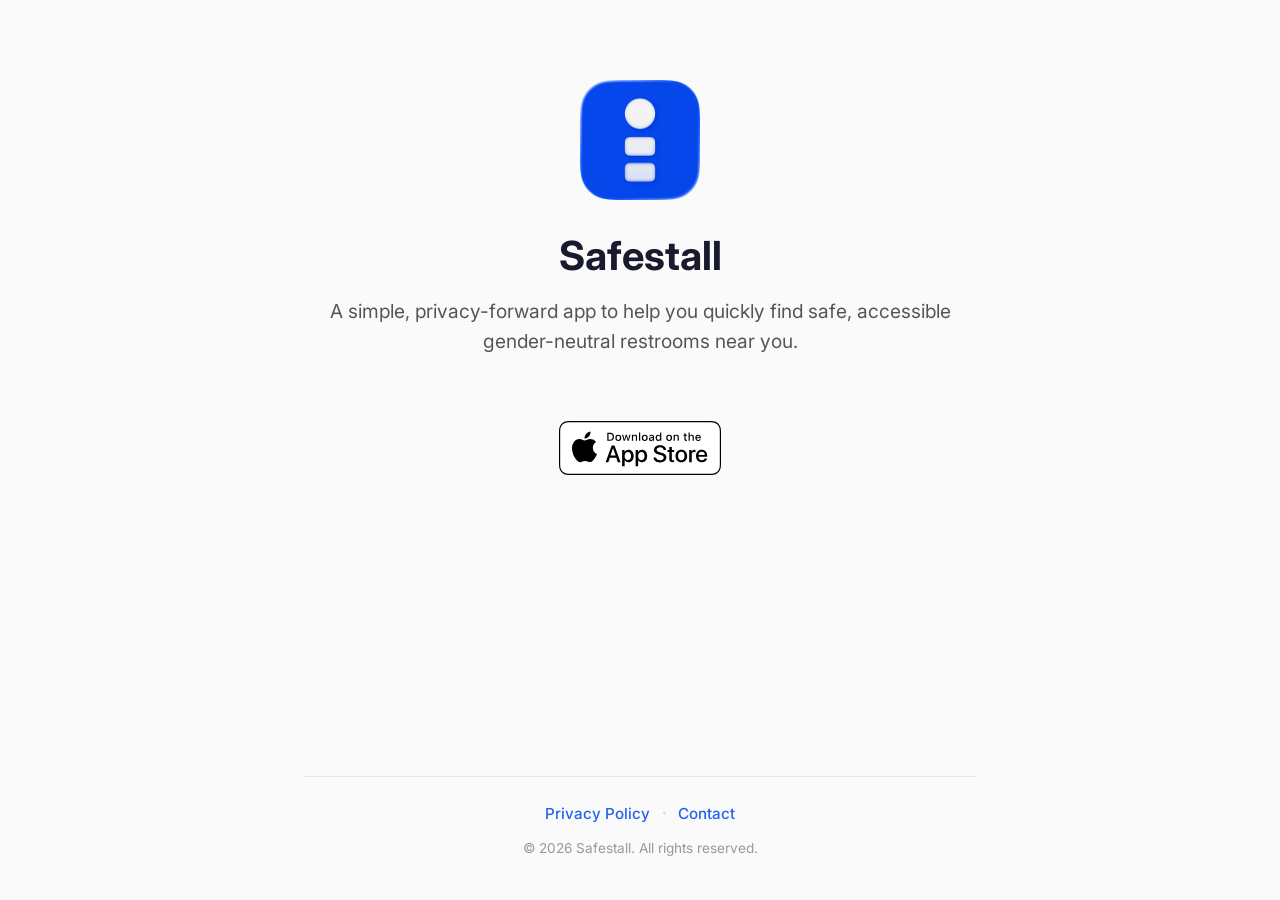
<file: index.html>
<!DOCTYPE html>
<html lang="en">
<head>
  <meta charset="UTF-8">
  <meta name="viewport" content="width=device-width, initial-scale=1.0">
  <title>Safestall – Find safe restrooms nearby</title>
  <meta name="description" content="Safestall is a free, privacy-forward iOS app to help you quickly find safe, accessible gender-neutral restrooms near you. No account, no tracking.">
  <meta property="og:title" content="Safestall – Find safe restrooms nearby">
  <meta property="og:description" content="A free, privacy-forward iOS app to help you quickly find safe, accessible gender-neutral restrooms near you.">
  <meta property="og:image" content="https://safestall.app/og-image.png">
  <meta property="og:url" content="https://safestall.app">
  <meta property="og:type" content="website">
  <meta name="twitter:card" content="summary">
  <meta name="twitter:title" content="Safestall – Find safe restrooms nearby">
  <meta name="twitter:description" content="A free, privacy-forward iOS app to help you quickly find safe, accessible gender-neutral restrooms near you.">
  <meta name="twitter:image" content="https://safestall.app/og-image.png">
  <link rel="canonical" href="https://safestall.app">
  <link rel="preconnect" href="https://fonts.googleapis.com">
  <link rel="preconnect" href="https://fonts.gstatic.com" crossorigin>
  <link href="https://fonts.googleapis.com/css2?family=Inter:wght@400;500;600;700&display=swap" rel="stylesheet">
  <link rel="stylesheet" href="style.css">
  <link rel="icon" href="/favicon.ico" sizes="any">
  <link rel="icon" type="image/png" href="/favicon.png">
  <link rel="apple-touch-icon" href="apple-touch-icon.png">
</head>
<body>
  <div class="container">
    <header>
      <img src="app-icon.png" alt="Safestall app icon" class="app-icon" width="120" height="120">
      <h1>Safestall</h1>
      <p class="tagline">A simple, privacy-forward app to help you quickly find safe, accessible gender-neutral restrooms near you.</p>
    </header>
    <main>
      <a href="https://apps.apple.com/us/app/safestall-find-safe-restrooms/id6775921713" class="app-store-link" aria-label="Download on the App Store">
        <img src="app-store-badge.svg" alt="Download on the App Store" height="54">
      </a>
    </main>
    <footer>
      <nav>
        <a href="/privacy/">Privacy Policy</a>
        <span class="footer-sep">&middot;</span>
        <a href="/contact/">Contact</a>
      </nav>
      <p class="copyright">&copy; 2026 Safestall. All rights reserved.</p>    </footer>
  </div>
</body>
</html>
</file>
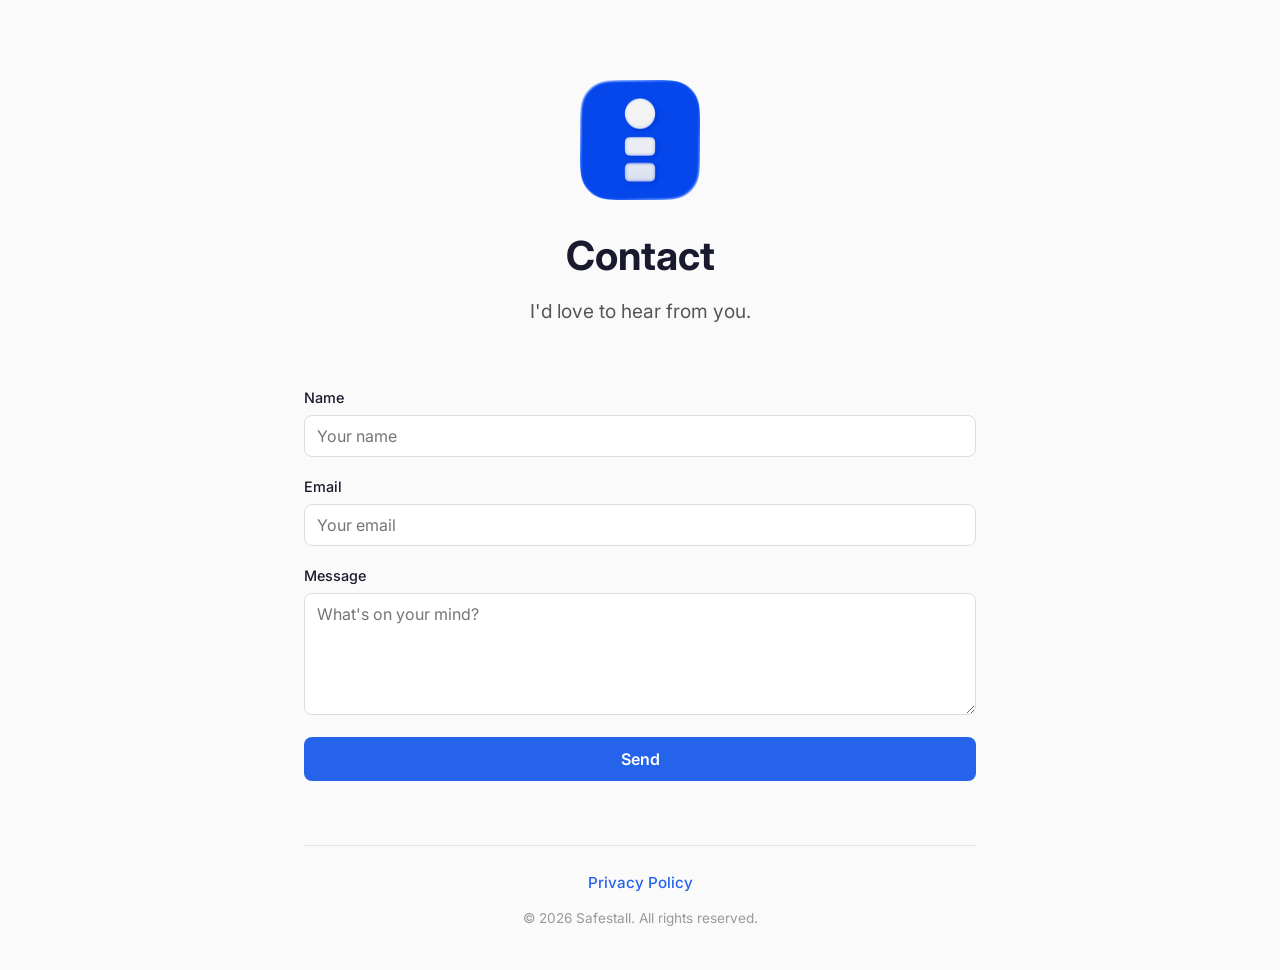
<file: contact/index.html>
<!DOCTYPE html>
<html lang="en">
<head>
  <meta charset="UTF-8">
  <meta name="viewport" content="width=device-width, initial-scale=1.0">
  <title>Contact — Safestall</title>
  <meta name="description" content="Get in touch with the Safestall team.">
  <link rel="preconnect" href="https://fonts.googleapis.com">
  <link rel="preconnect" href="https://fonts.gstatic.com" crossorigin>
  <link href="https://fonts.googleapis.com/css2?family=Inter:wght@400;500;600;700&display=swap" rel="stylesheet">
  <link rel="stylesheet" href="/style.css">
  <link rel="icon" href="/favicon.ico" sizes="any">
  <link rel="icon" type="image/png" href="/favicon.png">
  <link rel="apple-touch-icon" href="/apple-touch-icon.png">
</head>
<body>
  <div class="container">
    <header>
      <a href="/"><img src="/app-icon.png" alt="Safestall app icon" class="app-icon" width="120" height="120"></a>
      <h1>Contact</h1>
      <p class="tagline">I'd love to hear from you.</p>
    </header>
    <main>
      <form action="https://formsubmit.co/hello@tonyfonseca.com" method="POST" class="contact-form">
        <input type="hidden" name="_subject" value="Safestall — New message">
        <input type="hidden" name="_captcha" value="false">
        <input type="hidden" name="_next" value="https://safestall.app/thanks/">
        <input type="text" name="_honey" style="display:none">

        <label for="name">Name</label>
        <input type="text" id="name" name="name" placeholder="Your name" required>

        <label for="email">Email</label>
        <input type="email" id="email" name="email" placeholder="Your email" required>

        <label for="message">Message</label>
        <textarea id="message" name="message" placeholder="What's on your mind?" rows="5" required></textarea>

        <button type="submit">Send</button>
      </form>
    </main>
    <footer>
      <nav>
        <a href="/privacy/">Privacy Policy</a>
      </nav>
      <p class="copyright">&copy; 2026 Safestall. All rights reserved.</p>
    </footer>
  </div>
</body>
</html>
</file>
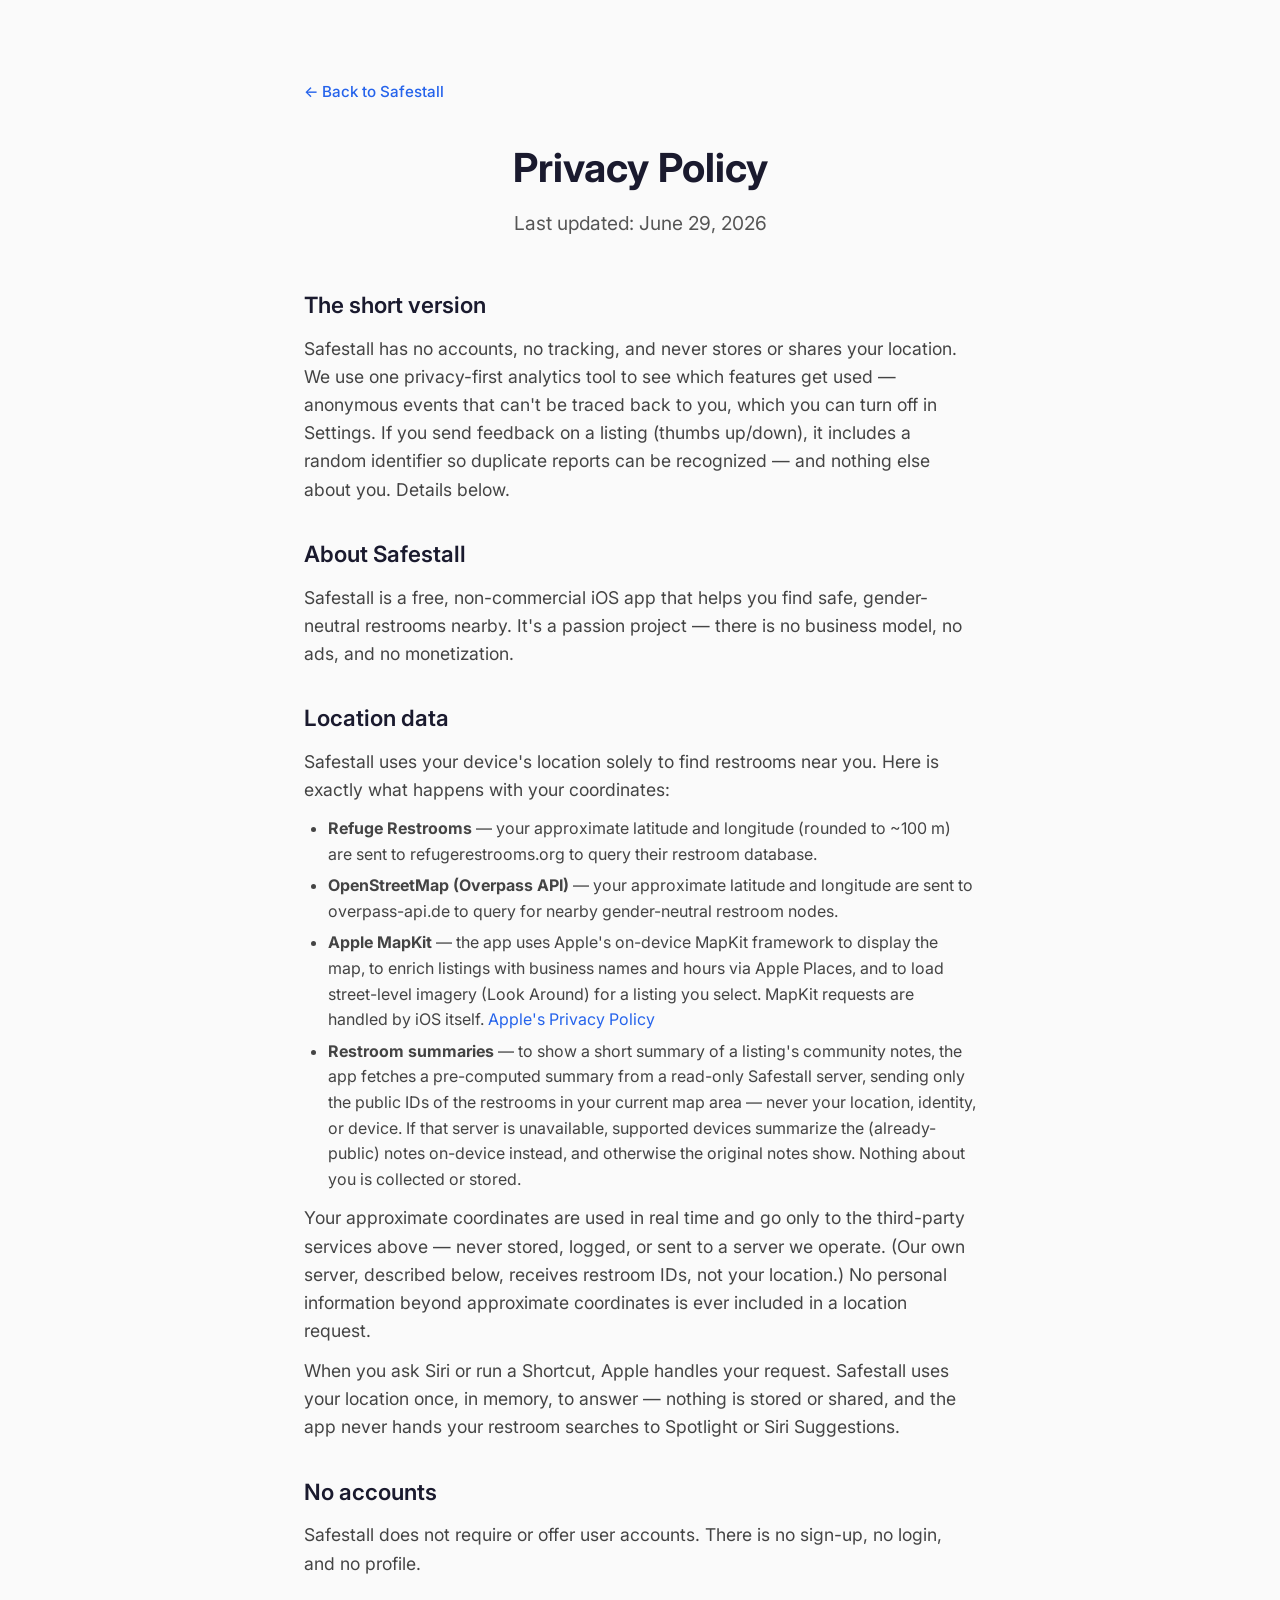
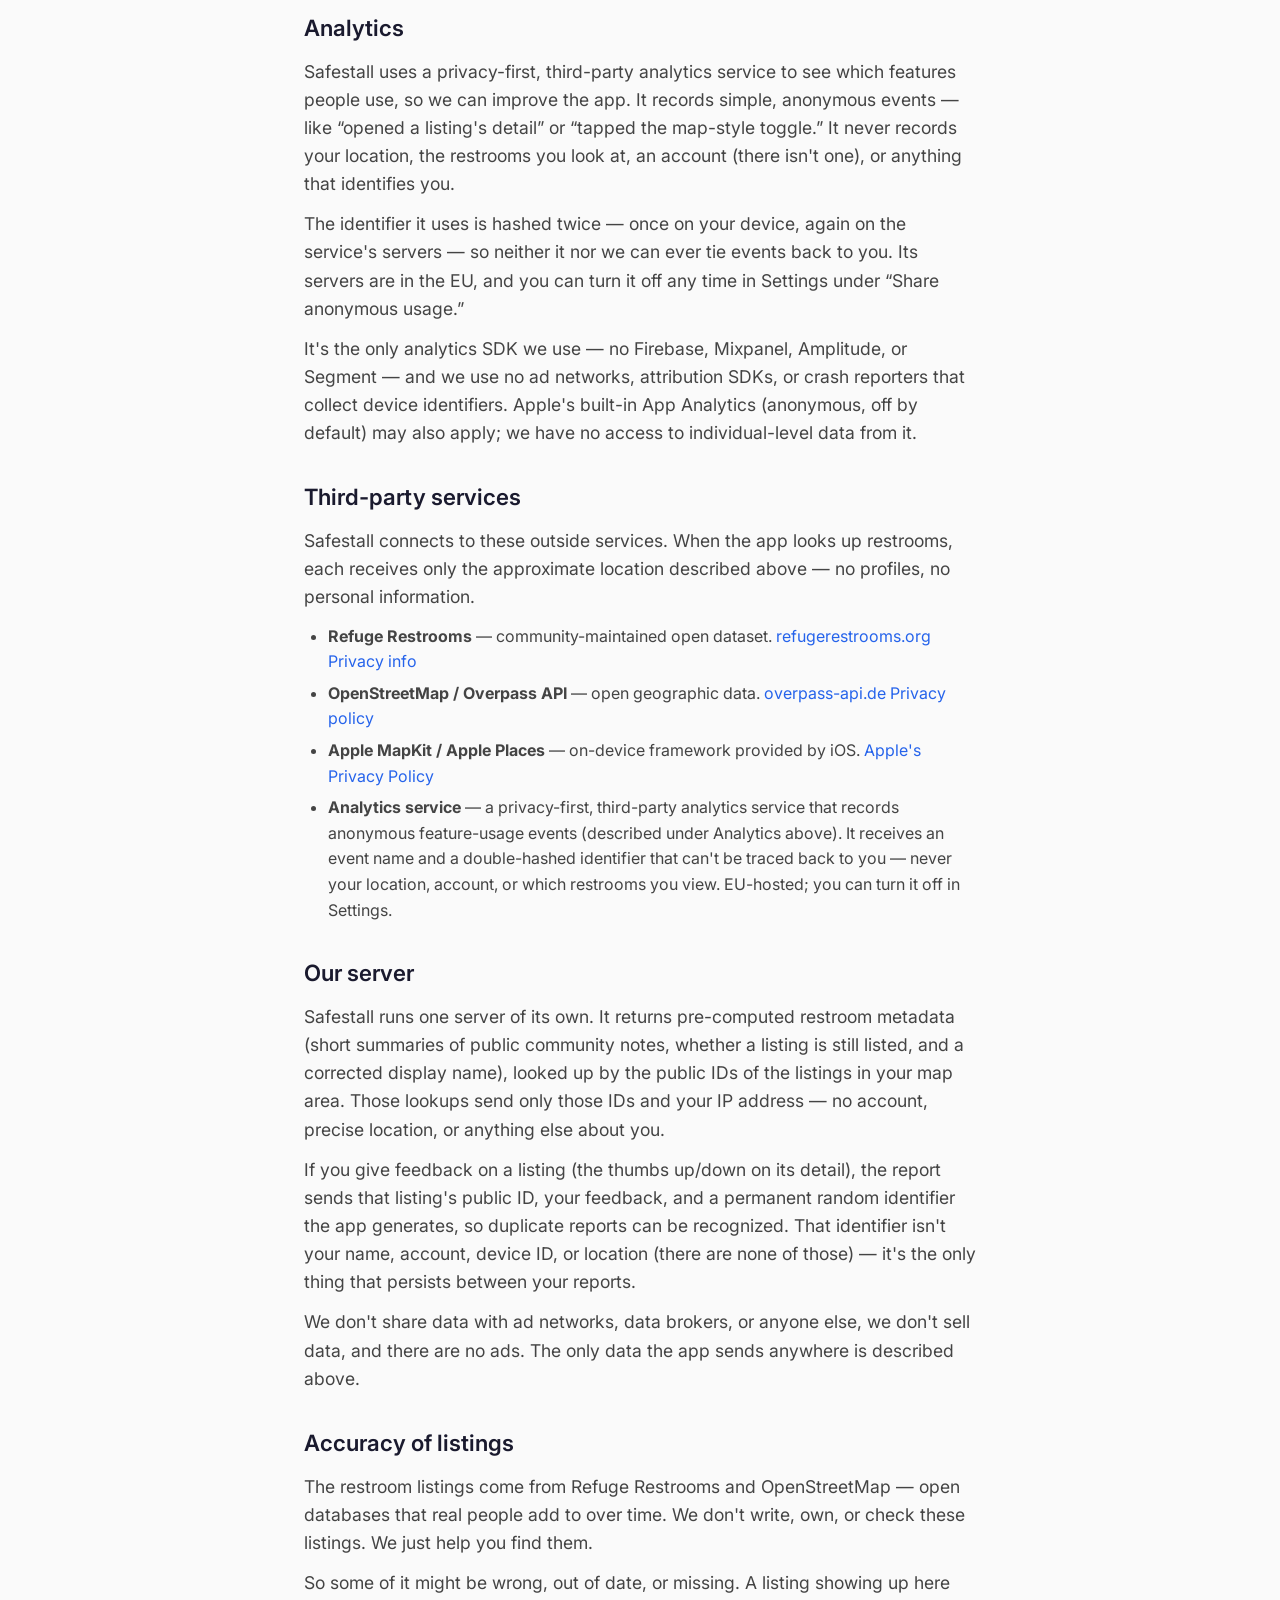
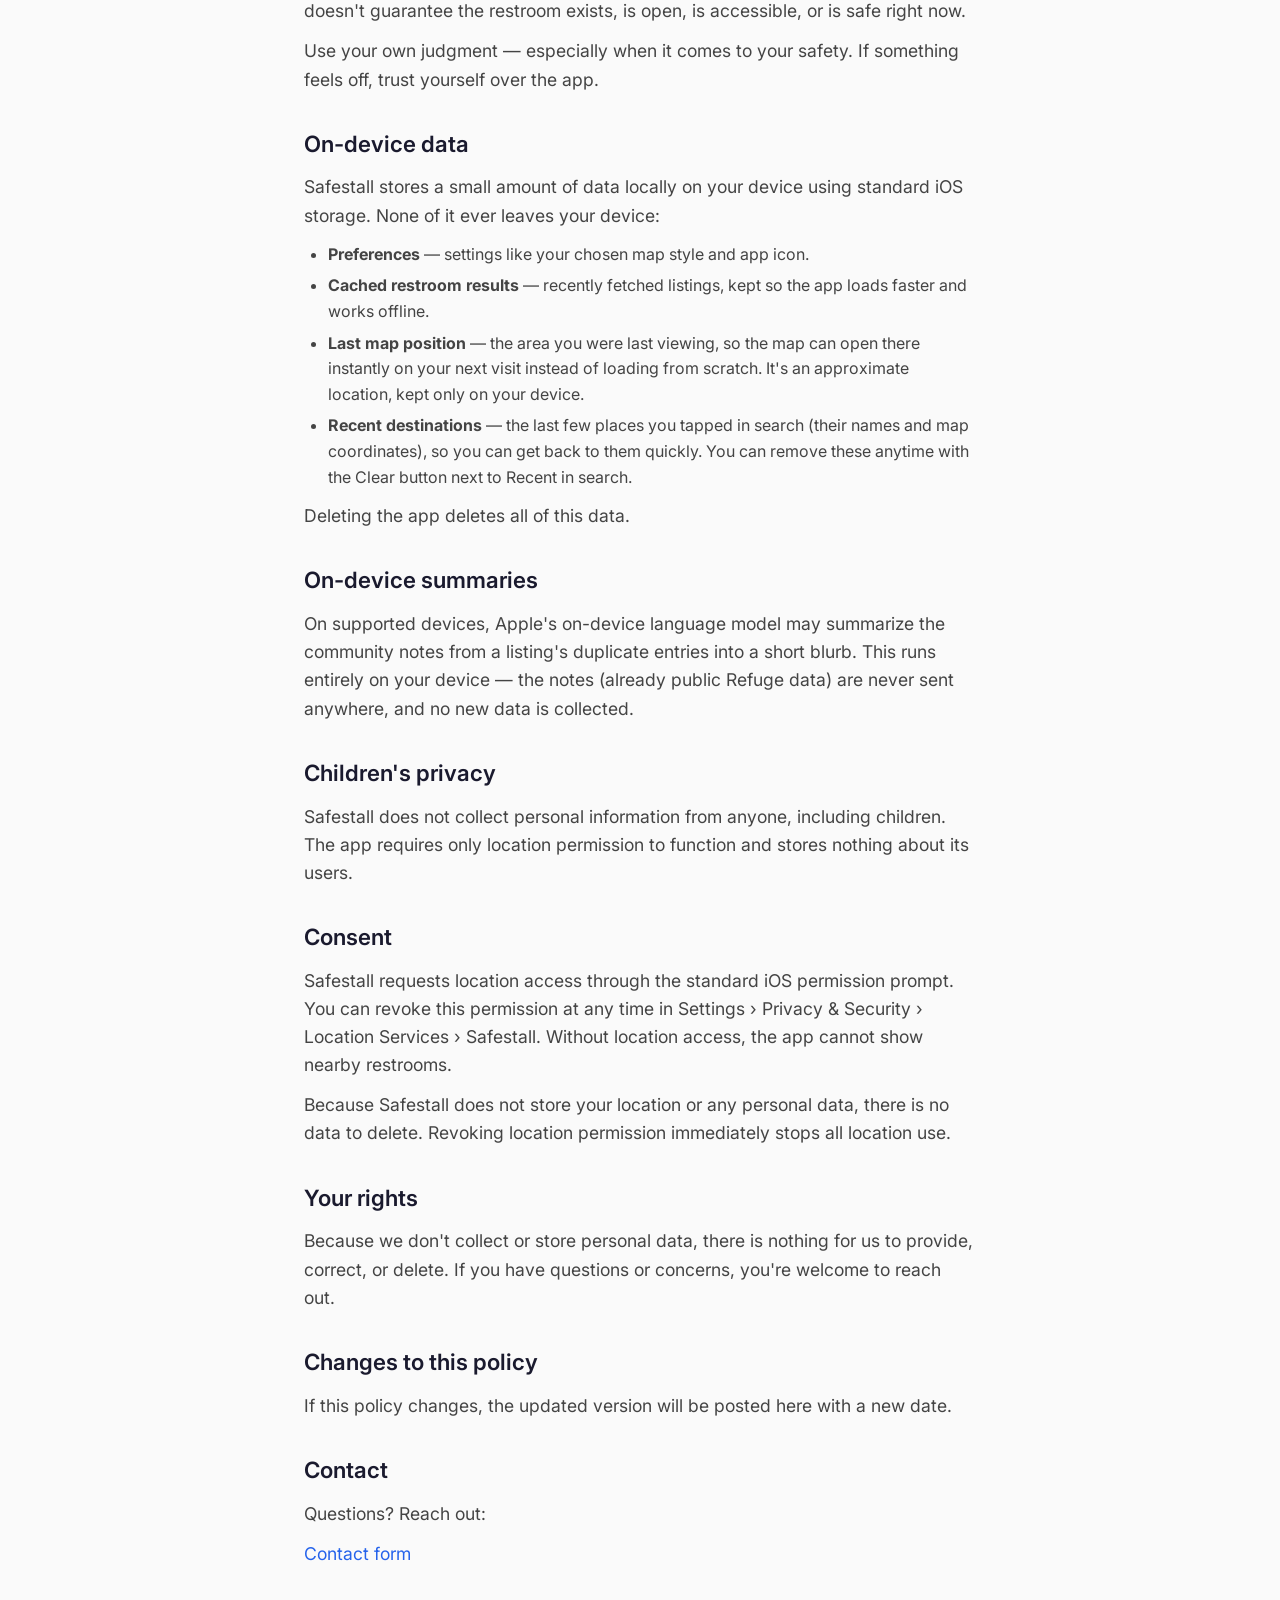
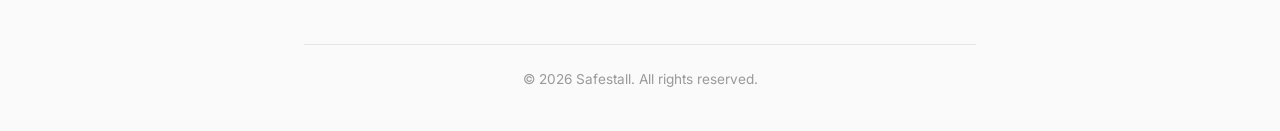
<file: privacy/index.html>
<!-- GENERATED from privacy-policy.json by Tools/generate-privacy-web.py — do not edit by hand. -->
<!DOCTYPE html>
<html lang="en">
<head>
  <meta charset="UTF-8">
  <meta name="viewport" content="width=device-width, initial-scale=1.0">
  <title>Privacy Policy — Safestall</title>
  <meta name="description" content="Safestall privacy policy. No accounts and no tracking — only anonymous, opt-out usage analytics that can't identify you. Your location is never stored or shared.">
  <meta property="og:title" content="Privacy Policy — Safestall">
  <meta property="og:description" content="Safestall privacy policy. No accounts and no tracking — only anonymous, opt-out usage analytics that can't identify you. Your location is never stored or shared.">
  <meta property="og:url" content="https://safestall.app/privacy/">
  <meta property="og:type" content="website">
  <link rel="canonical" href="https://safestall.app/privacy/">
  <link rel="preconnect" href="https://fonts.googleapis.com">
  <link rel="preconnect" href="https://fonts.gstatic.com" crossorigin>
  <link href="https://fonts.googleapis.com/css2?family=Inter:wght@400;500;600;700&display=swap" rel="stylesheet">
  <link rel="stylesheet" href="/style.css">
  <link rel="icon" href="/favicon.ico" sizes="any">
  <link rel="icon" type="image/png" href="/favicon.png">
  <link rel="apple-touch-icon" href="/apple-touch-icon.png">
</head>
<body>
  <div class="container">
    <a href="/" class="back-link">&larr; Back to Safestall</a>
    <header>
      <h1>Privacy Policy</h1>
      <p class="tagline">Last updated: June 29, 2026</p>
    </header>
    <main>
      <h2>The short version</h2>
      <p>Safestall has no accounts, no tracking, and never stores or shares your location. We use one privacy-first analytics tool to see which features get used — anonymous events that can't be traced back to you, which you can turn off in Settings. If you send feedback on a listing (thumbs up/down), it includes a random identifier so duplicate reports can be recognized — and nothing else about you. Details below.</p>

      <h2>About Safestall</h2>
      <p>Safestall is a free, non-commercial iOS app that helps you find safe, gender-neutral restrooms nearby. It's a passion project — there is no business model, no ads, and no monetization.</p>

      <h2>Location data</h2>
      <p>Safestall uses your device's location solely to find restrooms near you. Here is exactly what happens with your coordinates:</p>
      <ul>
        <li><strong>Refuge Restrooms</strong> — your approximate latitude and longitude (rounded to ~100 m) are sent to refugerestrooms.org to query their restroom database.</li>
        <li><strong>OpenStreetMap (Overpass API)</strong> — your approximate latitude and longitude are sent to overpass-api.de to query for nearby gender-neutral restroom nodes.</li>
        <li><strong>Apple MapKit</strong> — the app uses Apple's on-device MapKit framework to display the map, to enrich listings with business names and hours via Apple Places, and to load street-level imagery (Look Around) for a listing you select. MapKit requests are handled by iOS itself. <a href="https://www.apple.com/legal/privacy/">Apple's Privacy Policy</a></li>
        <li><strong>Restroom summaries</strong> — to show a short summary of a listing's community notes, the app fetches a pre-computed summary from a read-only Safestall server, sending only the public IDs of the restrooms in your current map area — never your location, identity, or device. If that server is unavailable, supported devices summarize the (already-public) notes on-device instead, and otherwise the original notes show. Nothing about you is collected or stored.</li>
      </ul>
      <p>Your approximate coordinates are used in real time and go only to the third-party services above — never stored, logged, or sent to a server we operate. (Our own server, described below, receives restroom IDs, not your location.) No personal information beyond approximate coordinates is ever included in a location request.</p>
      <p>When you ask Siri or run a Shortcut, Apple handles your request. Safestall uses your location once, in memory, to answer — nothing is stored or shared, and the app never hands your restroom searches to Spotlight or Siri Suggestions.</p>

      <h2>No accounts</h2>
      <p>Safestall does not require or offer user accounts. There is no sign-up, no login, and no profile.</p>

      <h2>Analytics</h2>
      <p>Safestall uses a privacy-first, third-party analytics service to see which features people use, so we can improve the app. It records simple, anonymous events — like “opened a listing's detail” or “tapped the map-style toggle.” It never records your location, the restrooms you look at, an account (there isn't one), or anything that identifies you.</p>
      <p>The identifier it uses is hashed twice — once on your device, again on the service's servers — so neither it nor we can ever tie events back to you. Its servers are in the EU, and you can turn it off any time in Settings under “Share anonymous usage.”</p>
      <p>It's the only analytics SDK we use — no Firebase, Mixpanel, Amplitude, or Segment — and we use no ad networks, attribution SDKs, or crash reporters that collect device identifiers. Apple's built-in App Analytics (anonymous, off by default) may also apply; we have no access to individual-level data from it.</p>

      <h2>Third-party services</h2>
      <p>Safestall connects to these outside services. When the app looks up restrooms, each receives only the approximate location described above — no profiles, no personal information.</p>
      <ul>
        <li><strong>Refuge Restrooms</strong> — community-maintained open dataset. <a href="https://www.refugerestrooms.org">refugerestrooms.org</a> <a href="https://www.refugerestrooms.org/about">Privacy info</a></li>
        <li><strong>OpenStreetMap / Overpass API</strong> — open geographic data. <a href="https://wiki.openstreetmap.org/wiki/Overpass_API">overpass-api.de</a> <a href="https://wiki.osmfoundation.org/wiki/Privacy_Policy">Privacy policy</a></li>
        <li><strong>Apple MapKit / Apple Places</strong> — on-device framework provided by iOS. <a href="https://www.apple.com/legal/privacy/">Apple's Privacy Policy</a></li>
        <li><strong>Analytics service</strong> — a privacy-first, third-party analytics service that records anonymous feature-usage events (described under Analytics above). It receives an event name and a double-hashed identifier that can't be traced back to you — never your location, account, or which restrooms you view. EU-hosted; you can turn it off in Settings.</li>
      </ul>

      <h2>Our server</h2>
      <p>Safestall runs one server of its own. It returns pre-computed restroom metadata (short summaries of public community notes, whether a listing is still listed, and a corrected display name), looked up by the public IDs of the listings in your map area. Those lookups send only those IDs and your IP address — no account, precise location, or anything else about you.</p>
      <p>If you give feedback on a listing (the thumbs up/down on its detail), the report sends that listing's public ID, your feedback, and a permanent random identifier the app generates, so duplicate reports can be recognized. That identifier isn't your name, account, device ID, or location (there are none of those) — it's the only thing that persists between your reports.</p>
      <p>We don't share data with ad networks, data brokers, or anyone else, we don't sell data, and there are no ads. The only data the app sends anywhere is described above.</p>

      <h2>Accuracy of listings</h2>
      <p>The restroom listings come from Refuge Restrooms and OpenStreetMap — open databases that real people add to over time. We don't write, own, or check these listings. We just help you find them.</p>
      <p>So some of it might be wrong, out of date, or missing. A listing showing up here doesn't guarantee the restroom exists, is open, is accessible, or is safe right now.</p>
      <p>Use your own judgment — especially when it comes to your safety. If something feels off, trust yourself over the app.</p>

      <h2>On-device data</h2>
      <p>Safestall stores a small amount of data locally on your device using standard iOS storage. None of it ever leaves your device:</p>
      <ul>
        <li><strong>Preferences</strong> — settings like your chosen map style and app icon.</li>
        <li><strong>Cached restroom results</strong> — recently fetched listings, kept so the app loads faster and works offline.</li>
        <li><strong>Last map position</strong> — the area you were last viewing, so the map can open there instantly on your next visit instead of loading from scratch. It's an approximate location, kept only on your device.</li>
        <li><strong>Recent destinations</strong> — the last few places you tapped in search (their names and map coordinates), so you can get back to them quickly. You can remove these anytime with the Clear button next to Recent in search.</li>
      </ul>
      <p>Deleting the app deletes all of this data.</p>

      <h2>On-device summaries</h2>
      <p>On supported devices, Apple's on-device language model may summarize the community notes from a listing's duplicate entries into a short blurb. This runs entirely on your device — the notes (already public Refuge data) are never sent anywhere, and no new data is collected.</p>

      <h2>Children's privacy</h2>
      <p>Safestall does not collect personal information from anyone, including children. The app requires only location permission to function and stores nothing about its users.</p>

      <h2>Consent</h2>
      <p>Safestall requests location access through the standard iOS permission prompt. You can revoke this permission at any time in Settings › Privacy &amp; Security › Location Services › Safestall. Without location access, the app cannot show nearby restrooms.</p>
      <p>Because Safestall does not store your location or any personal data, there is no data to delete. Revoking location permission immediately stops all location use.</p>

      <h2>Your rights</h2>
      <p>Because we don't collect or store personal data, there is nothing for us to provide, correct, or delete. If you have questions or concerns, you're welcome to reach out.</p>

      <h2>Changes to this policy</h2>
      <p>If this policy changes, the updated version will be posted here with a new date.</p>

      <h2>Contact</h2>
      <p>Questions? Reach out:</p>
      <p><a href="https://safestall.app/contact/">Contact form</a></p>
    </main>
    <footer>
      <p class="copyright">&copy; 2026 Safestall. All rights reserved.</p>
    </footer>
  </div>
</body>
</html>
</file>
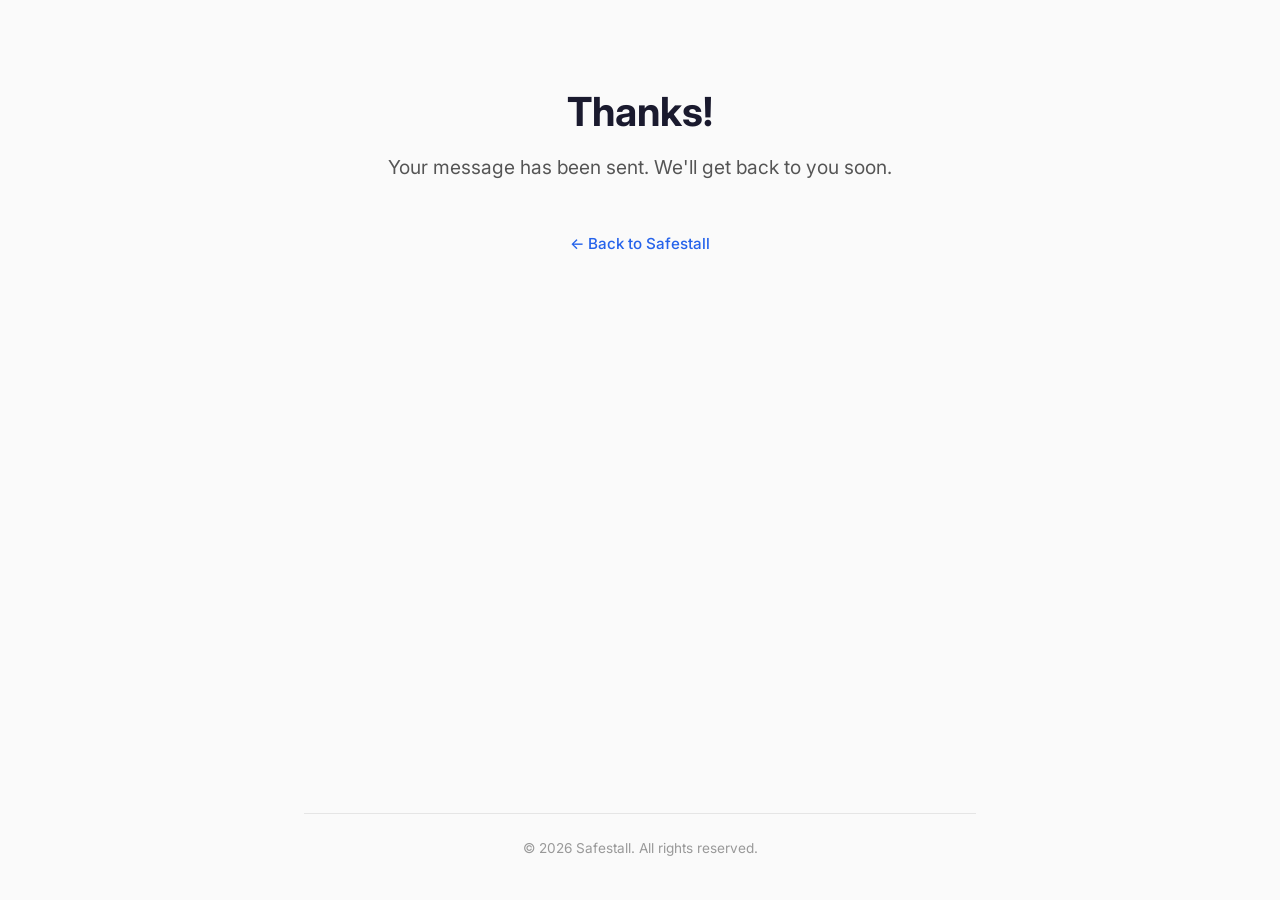
<file: thanks/index.html>
<!DOCTYPE html>
<html lang="en">
<head>
  <meta charset="UTF-8">
  <meta name="viewport" content="width=device-width, initial-scale=1.0">
  <title>Message sent — Safestall</title>
  <link rel="preconnect" href="https://fonts.googleapis.com">
  <link rel="preconnect" href="https://fonts.gstatic.com" crossorigin>
  <link href="https://fonts.googleapis.com/css2?family=Inter:wght@400;500;600;700&display=swap" rel="stylesheet">
  <link rel="stylesheet" href="/style.css">
  <link rel="icon" href="/favicon.ico" sizes="any">
  <link rel="icon" type="image/png" href="/favicon.png">
  <link rel="apple-touch-icon" href="/apple-touch-icon.png">
</head>
<body>
  <div class="container">
    <header>
      <h1>Thanks!</h1>
      <p class="tagline">Your message has been sent. We'll get back to you soon.</p>
    </header>
    <main>
      <a href="/" class="back-link">&larr; Back to Safestall</a>
    </main>
    <footer>
      <p class="copyright">&copy; 2026 Safestall. All rights reserved.</p>
    </footer>
  </div>
</body>
</html>
</file>
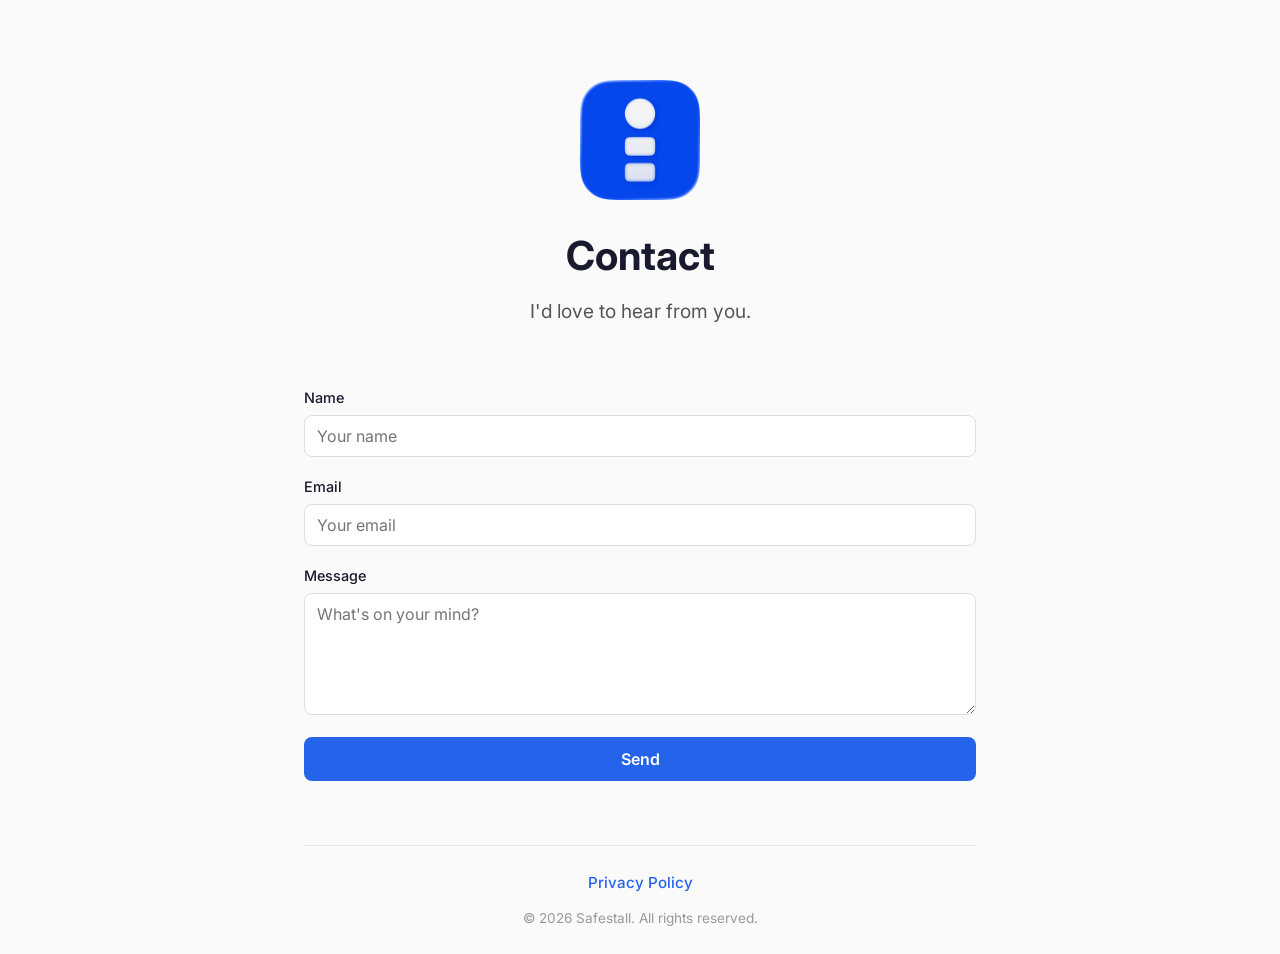
<file: contact.html>
<!DOCTYPE html>
<html lang="en">
<head>
  <meta charset="UTF-8">
  <meta http-equiv="refresh" content="0; url=/contact/">
  <link rel="canonical" href="https://safestall.app/contact/">
  <title>Redirecting…</title>
</head>
<body>
  <p>Redirecting to <a href="/contact/">contact page</a>…</p>
</body>
</html>
</file>
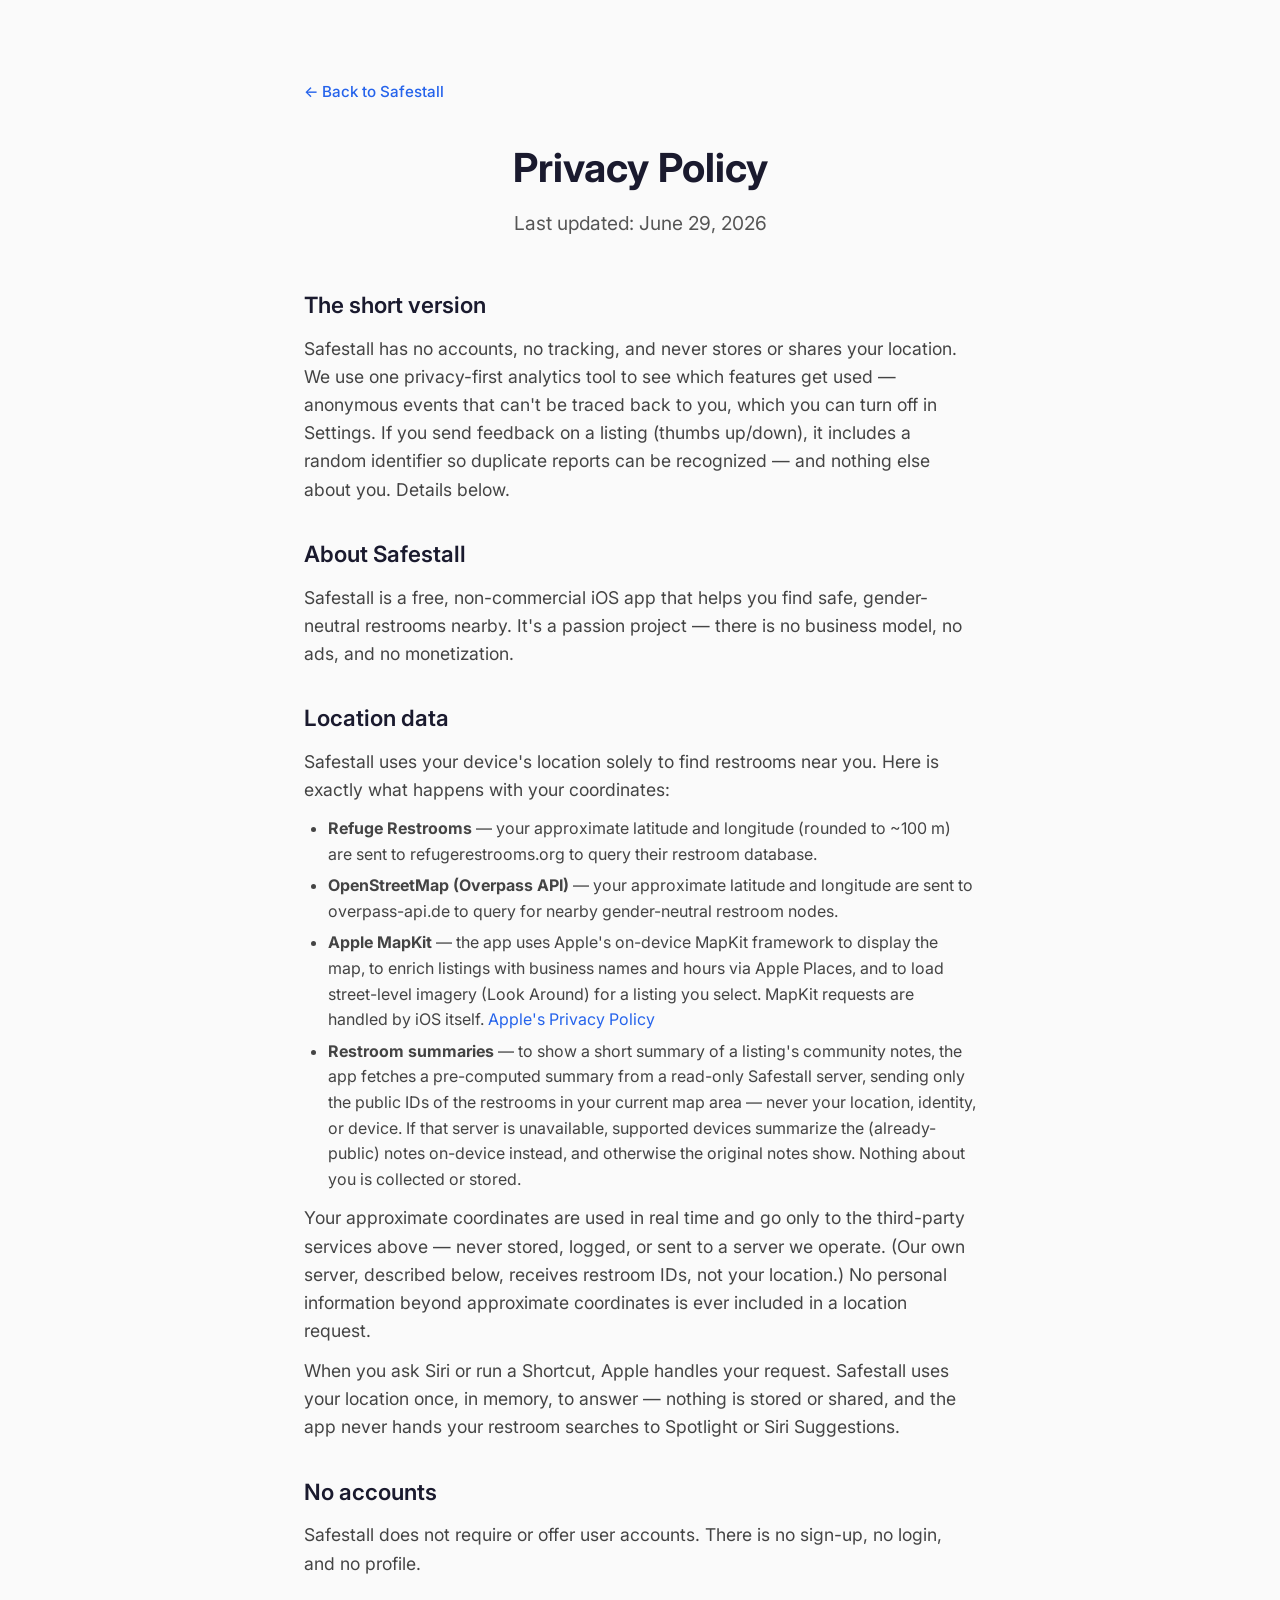
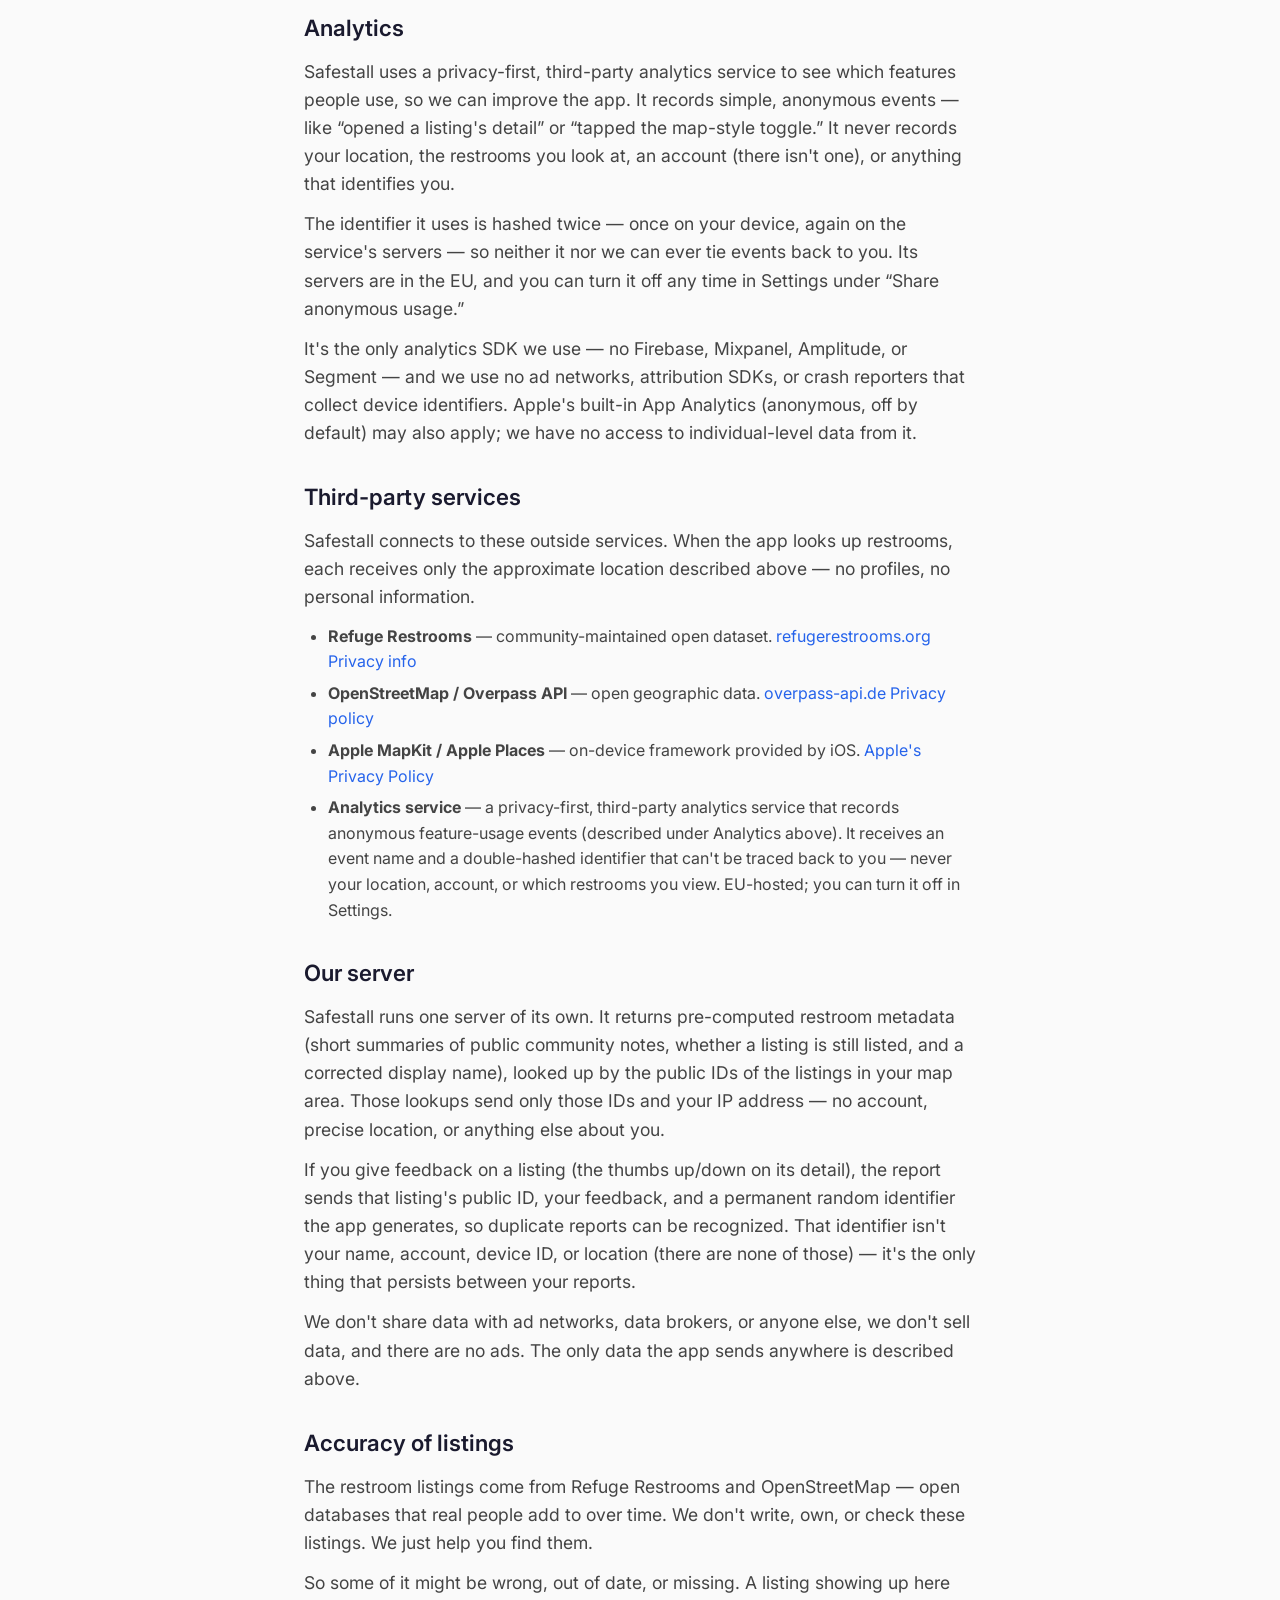
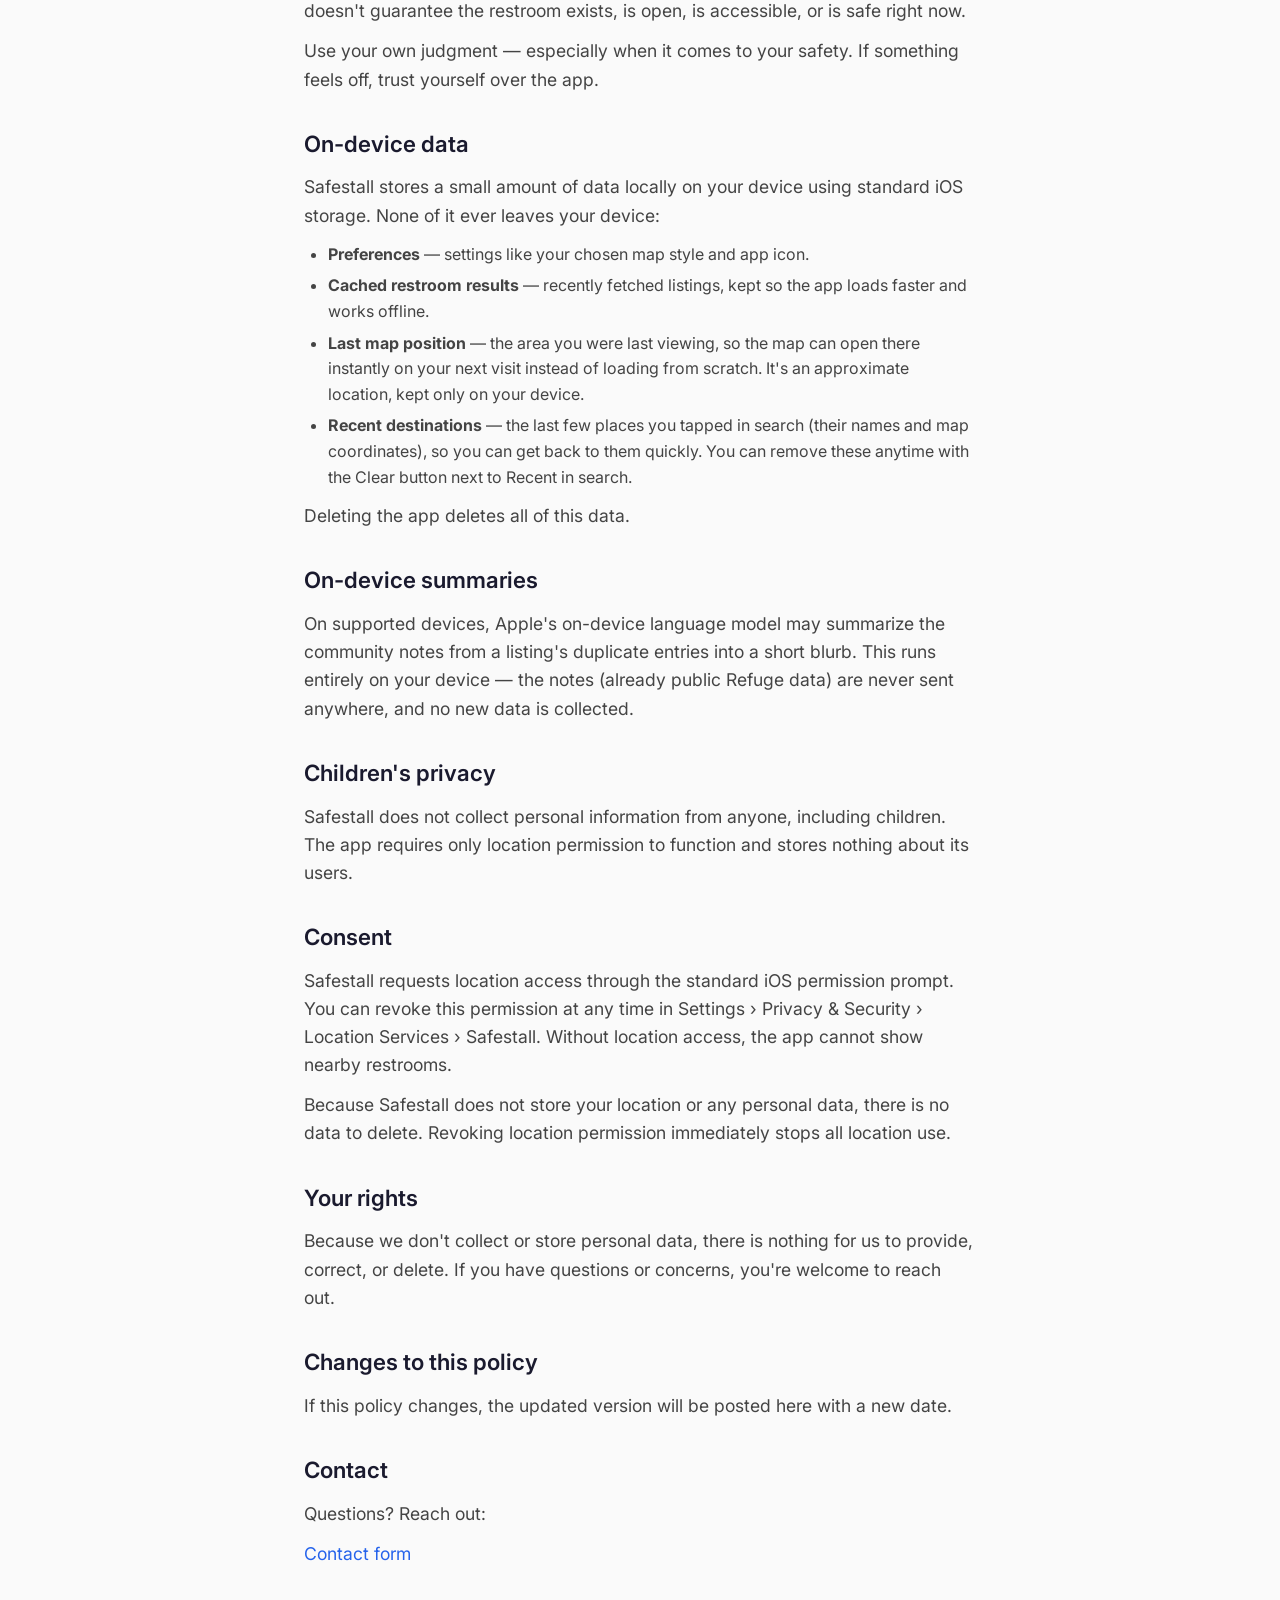
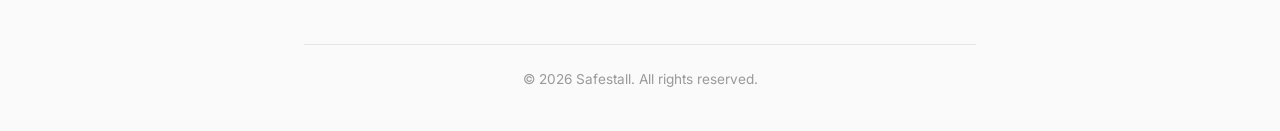
<file: privacy.html>
<!DOCTYPE html>
<html lang="en">
<head>
  <meta charset="UTF-8">
  <meta http-equiv="refresh" content="0; url=/privacy/">
  <link rel="canonical" href="https://safestall.app/privacy/">
  <title>Redirecting…</title>
</head>
<body>
  <p>Redirecting to <a href="/privacy/">privacy policy</a>…</p>
</body>
</html>
</file>
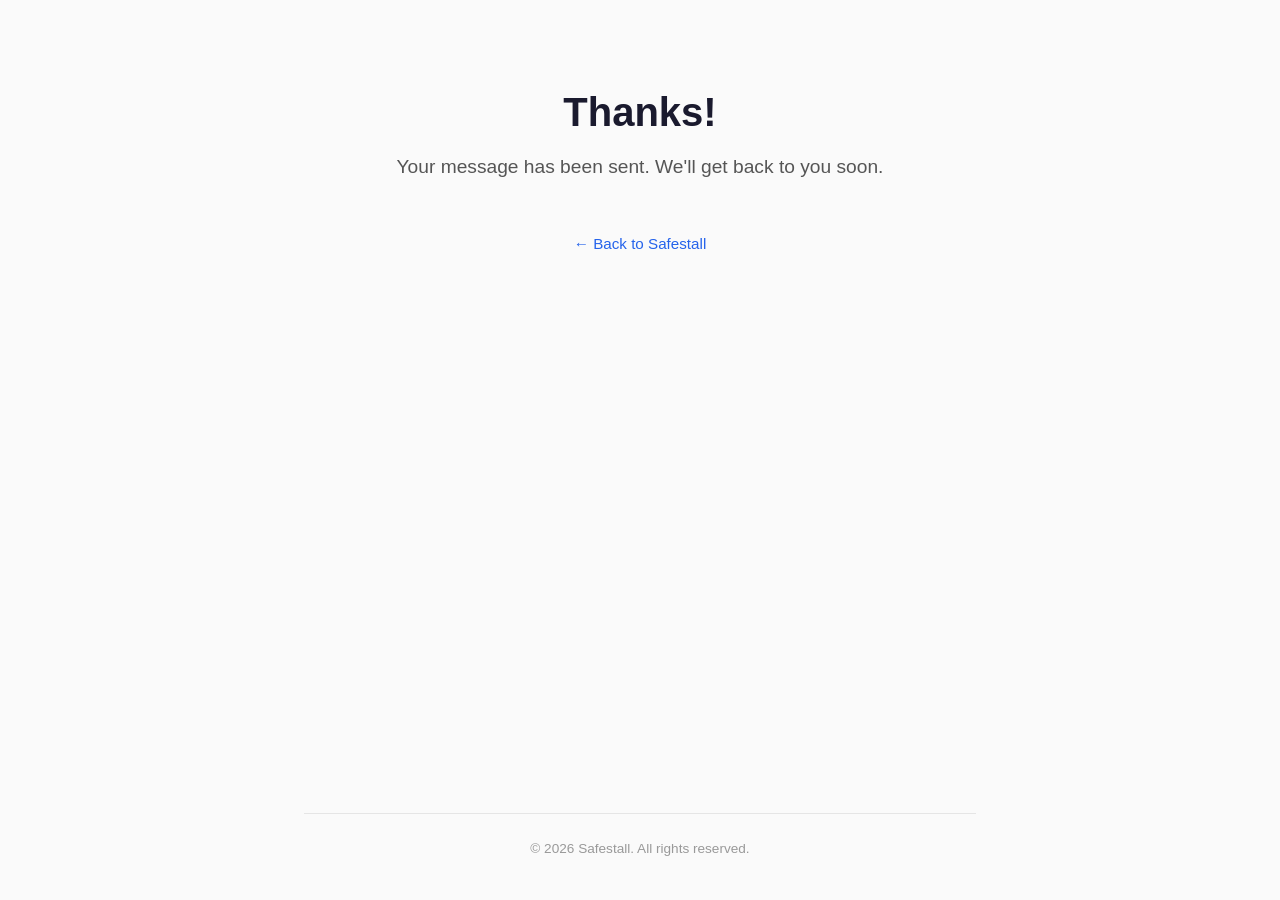
<file: thanks.html>
<!DOCTYPE html>
<html lang="en">
<head>
  <meta charset="UTF-8">
  <meta http-equiv="refresh" content="0; url=/thanks/">
  <link rel="canonical" href="https://safestall.app/thanks/">
  <title>Redirecting…</title>
</head>
<body>
  <p>Redirecting to <a href="/thanks/">confirmation page</a>…</p>
</body>
</html>
</file>
<file: style.css>
* {
  margin: 0;
  padding: 0;
  box-sizing: border-box;
}

body {
  font-family: 'Inter', -apple-system, BlinkMacSystemFont, sans-serif;
  color: #1a1a2e;
  background: #fafafa;
  line-height: 1.6;
  min-height: 100vh;
}

.container {
  max-width: 720px;
  margin: 0 auto;
  padding: 80px 24px 40px;
  min-height: 100vh;
  display: flex;
  flex-direction: column;
}

header {
  text-align: center;
  margin-bottom: 48px;
}

.app-icon {
  border-radius: 22%;
  margin-bottom: 16px;
}

h1 {
  font-size: 2.5rem;
  font-weight: 700;
  color: #1a1a2e;
  margin-bottom: 8px;
}

.tagline {
  font-size: 1.2rem;
  color: #555;
  font-weight: 400;
}

main {
  flex: 1;
}

main > p {
  font-size: 1.1rem;
  color: #444;
  text-align: center;
}

.app-store-link {
  display: inline-block;
  margin-top: 16px;
  text-align: center;
}

main {
  text-align: center;
}

.app-store-link img {
  transition: opacity 0.2s;
}

.app-store-link:hover img {
  opacity: 0.8;
}

h2 {
  font-size: 1.4rem;
  font-weight: 600;
  margin: 32px 0 12px;
  color: #1a1a2e;
  text-align: left;
}

h2:first-of-type {
  margin-top: 0;
}

main p, main li {
  color: #444;
  margin-bottom: 12px;
  text-align: left;
}

main ul {
  padding-left: 24px;
  margin-bottom: 12px;
}

main li {
  margin-bottom: 6px;
}

a {
  color: #2563eb;
  text-decoration: none;
}

a:hover {
  text-decoration: underline;
}

footer {
  margin-top: 64px;
  padding-top: 24px;
  border-top: 1px solid #e5e5e5;
  text-align: center;
}

footer nav {
  margin-bottom: 12px;
}

footer nav a {
  font-size: 0.95rem;
  font-weight: 500;
}

.footer-sep {
  margin: 0 8px;
  color: #ccc;
}

.copyright {
  font-size: 0.85rem;
  color: #999;
}

.contact-form {
  display: flex;
  flex-direction: column;
  gap: 6px;
  text-align: left;
}

.contact-form label {
  font-size: 0.9rem;
  font-weight: 500;
  color: #1a1a2e;
  margin-top: 12px;
}

.contact-form input,
.contact-form textarea {
  display: block;
  width: 100%;
  font-family: 'Inter', -apple-system, BlinkMacSystemFont, sans-serif;
  font-size: 1rem;
  padding: 10px 12px;
  border: 1px solid #ddd;
  border-radius: 8px;
  background: #fff;
  color: #1a1a2e;
  transition: border-color 0.2s;
  -webkit-appearance: none;
}

.contact-form input:focus,
.contact-form textarea:focus {
  outline: none;
  border-color: #2563eb;
}

.contact-form textarea {
  resize: vertical;
}

.contact-form button {
  margin-top: 16px;
  padding: 12px;
  font-family: 'Inter', -apple-system, BlinkMacSystemFont, sans-serif;
  font-size: 1rem;
  font-weight: 600;
  color: #fff;
  background: #2563eb;
  border: none;
  border-radius: 8px;
  cursor: pointer;
  transition: background 0.2s;
}

.contact-form button:hover {
  background: #1d4ed8;
}

.back-link {
  display: inline-block;
  margin-bottom: 32px;
  font-size: 0.95rem;
  font-weight: 500;
}
</file>
